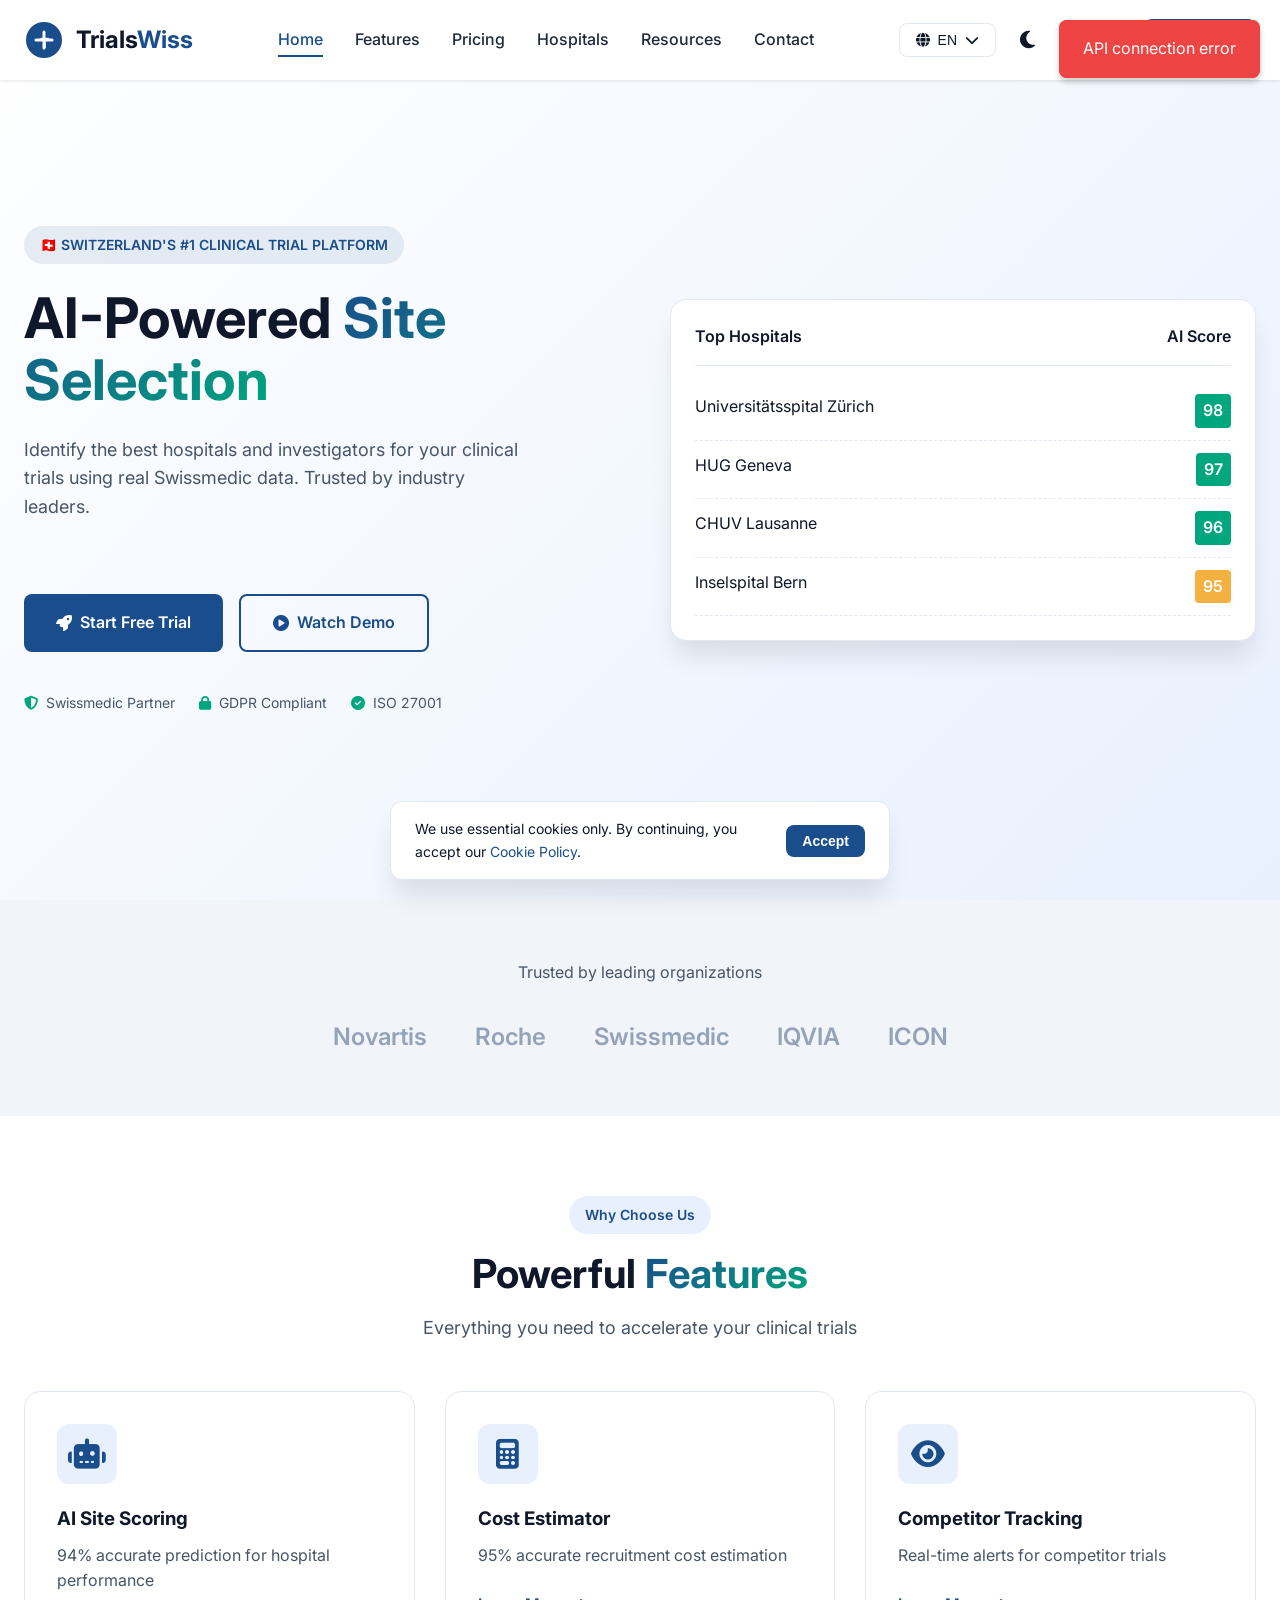
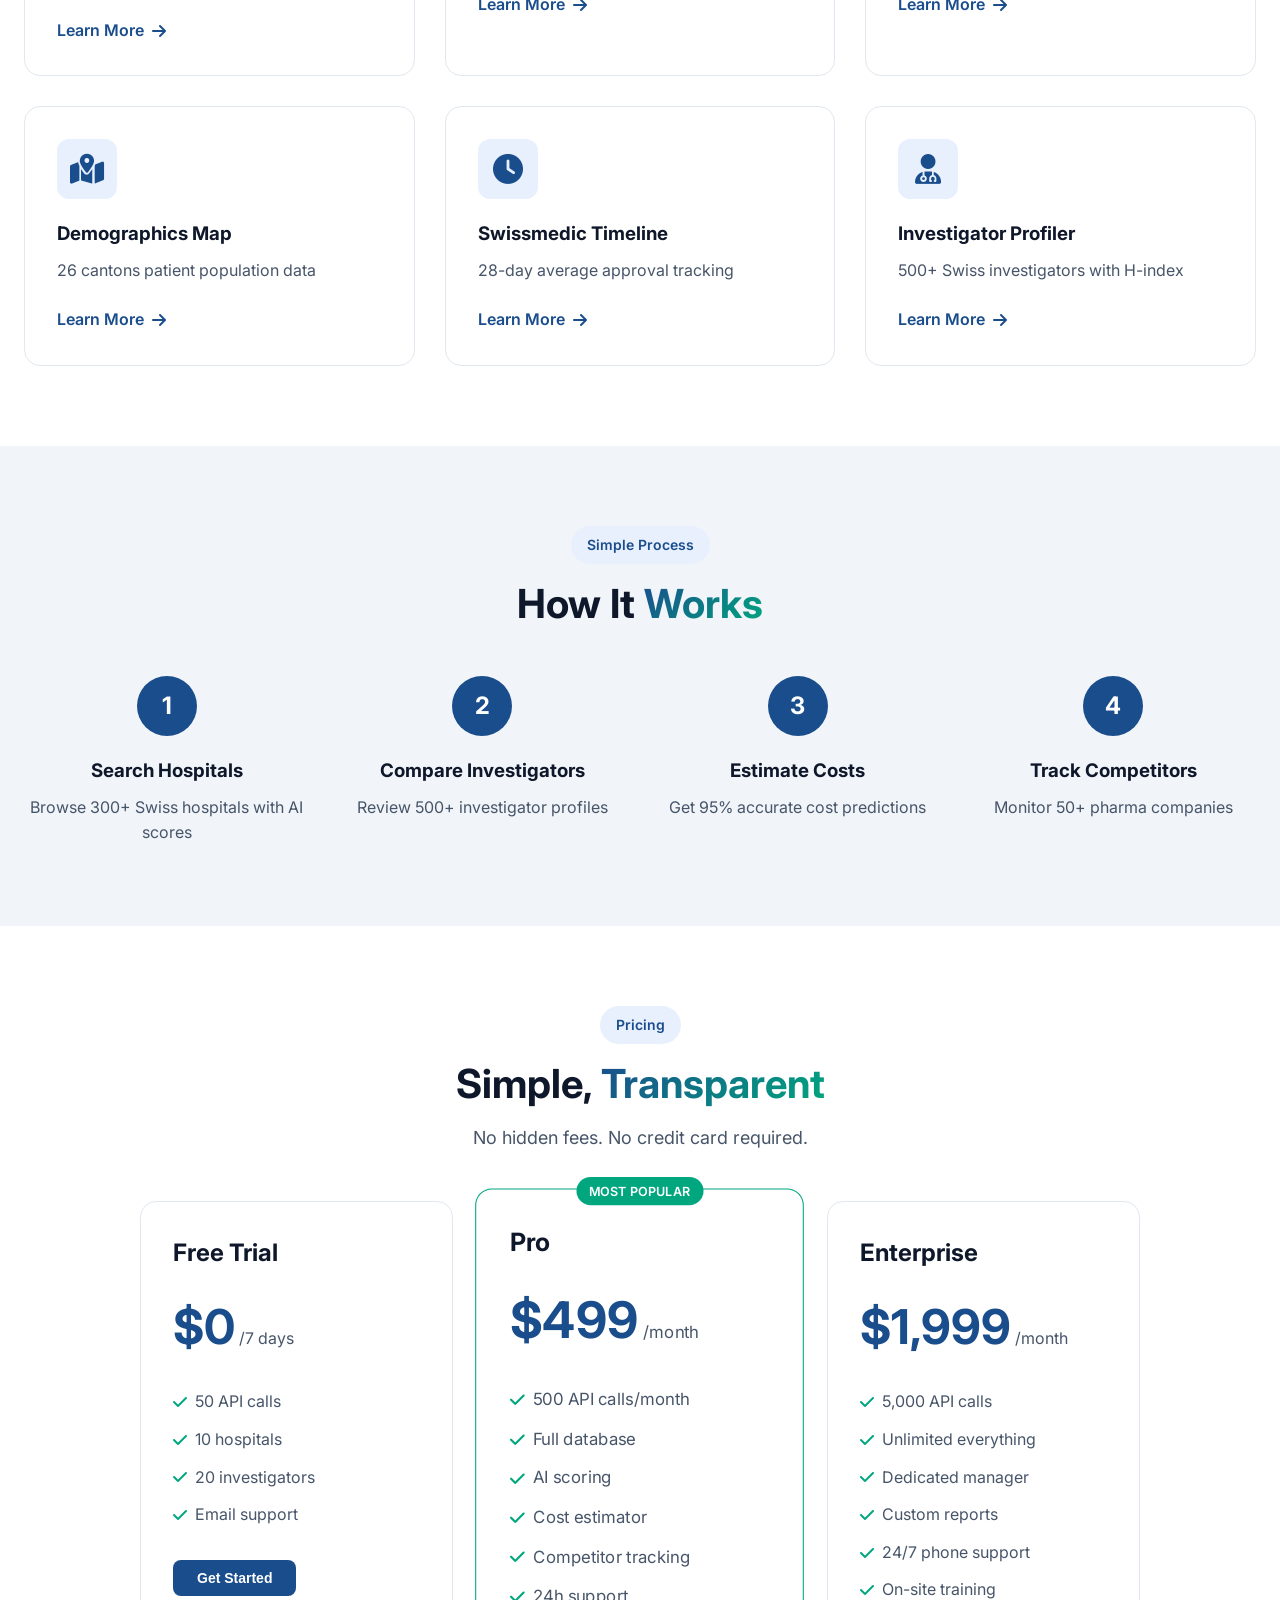
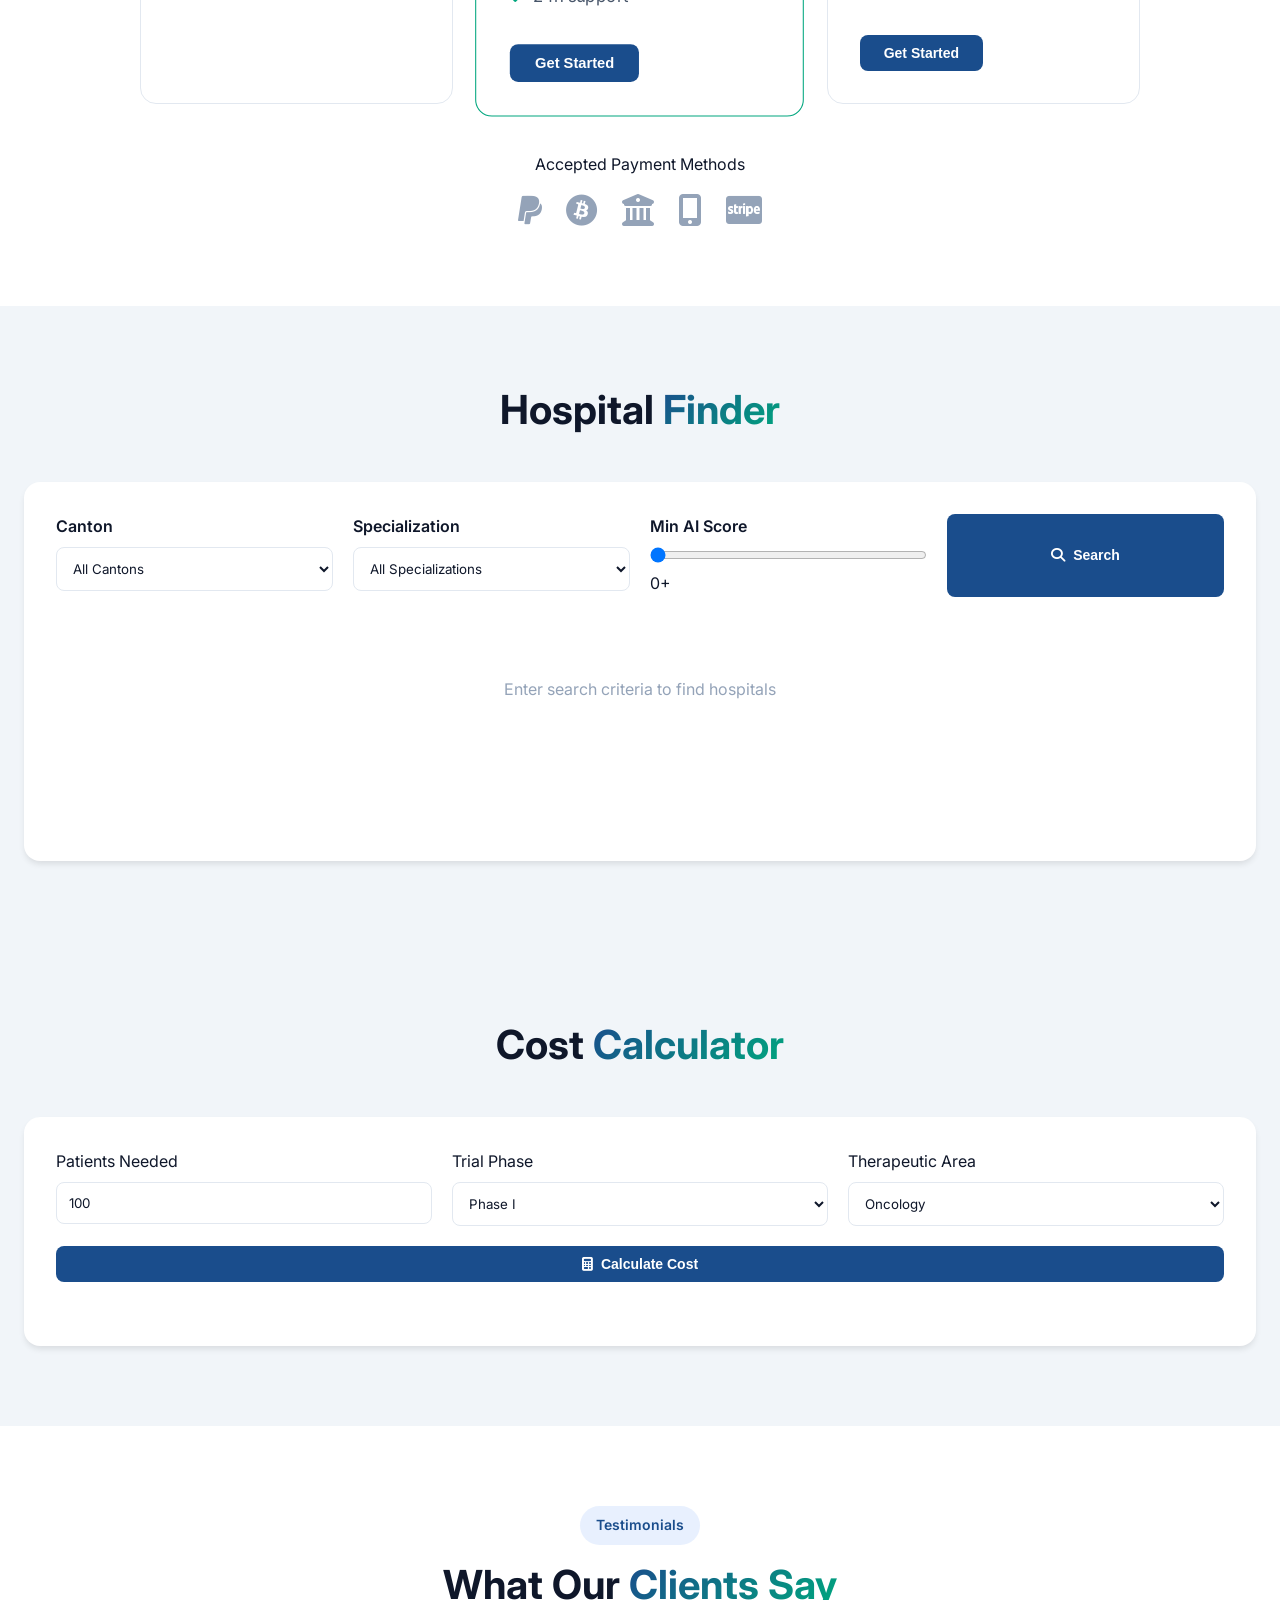
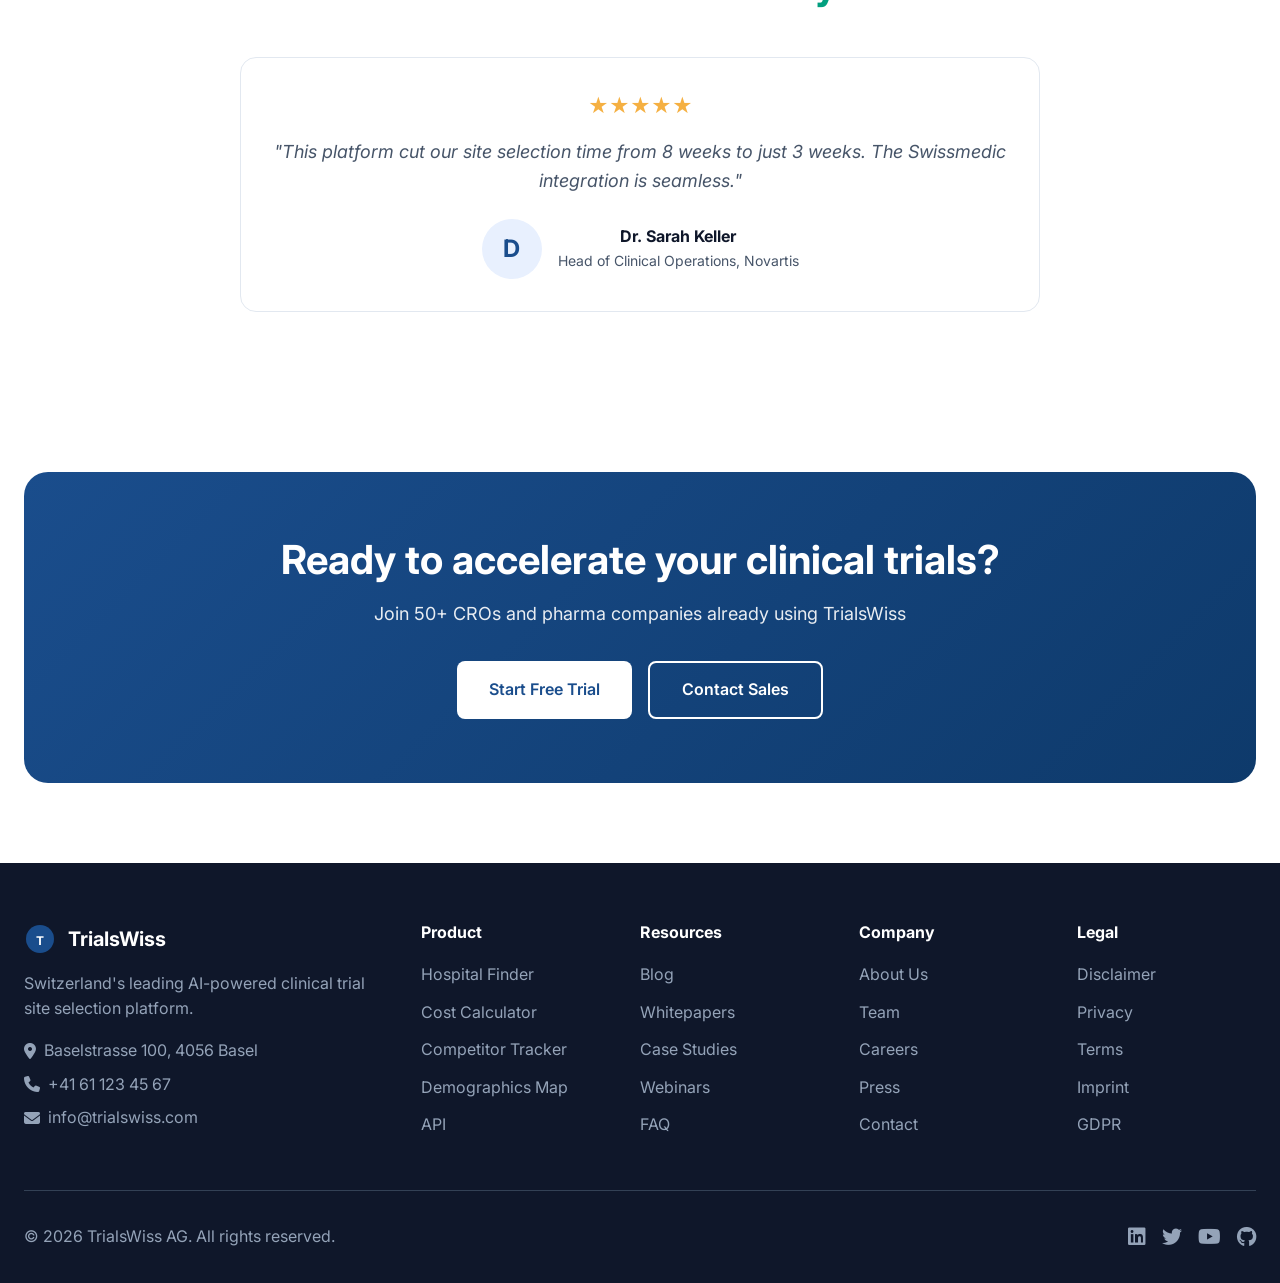
<file: docs/index.html>
<!DOCTYPE html>
<html lang="en">
<head>
    <meta charset="UTF-8">
    <meta name="viewport" content="width=device-width, initial-scale=1.0">
    <title>TrialsWiss - AI Clinical Trial Intelligence</title>
    <meta name="description" content="Switzerland's most advanced AI-powered clinical trial site selection platform. Trusted by Novartis, Roche & 50+ CROs.">
    <meta name="keywords" content="clinical trials Switzerland, Swissmedic, CRO, hospital finder, investigator profiler">
    <meta name="author" content="TrialsWiss AG">
    <link rel="canonical" href="https://trialswiss.com">
    <link rel="icon" type="image/x-icon" href="data:image/svg+xml,<svg xmlns='http://www.w3.org/2000/svg' viewBox='0 0 100 100'><circle cx='50' cy='50' r='45' fill='%231a4d8c'/><text x='50' y='70' font-size='50' text-anchor='middle' fill='white' font-weight='bold'>T</text></svg>">
    
    <!-- Open Graph / Social Media -->
    <meta property="og:title" content="TrialsWiss - AI Clinical Trial Intelligence">
    <meta property="og:description" content="65% faster site selection with Swissmedic-verified data">
    <meta property="og:image" content="https://trialswiss.com/og-image.jpg">
    <meta property="og:url" content="https://trialswiss.com">
    <meta name="twitter:card" content="summary_large_image">
    
    <!-- Fonts & Icons -->
    <link rel="preconnect" href="https://fonts.googleapis.com">
    <link rel="preconnect" href="https://fonts.gstatic.com" crossorigin>
    <link href="https://fonts.googleapis.com/css2?family=Inter:opsz,wght@14..32,400;14..32,500;14..32,600;14..32,700;14..32,800&display=swap" rel="stylesheet">
    <link rel="stylesheet" href="https://cdnjs.cloudflare.com/ajax/libs/font-awesome/6.7.2/css/all.min.css">
    
    <!-- Custom CSS -->
    <link rel="stylesheet" href="css/style.css">
</head>
<body>
    <!-- Loading Animation -->
    <div class="loader" id="loader">
        <div class="spinner"></div>
    </div>

    <!-- Header / Navigation -->
    <header class="header" id="header">
        <div class="container">
            <div class="header-content">
                <div class="logo">
                    <svg width="40" height="40" viewBox="0 0 40 40" fill="none">
                        <circle cx="20" cy="20" r="18" fill="#1a4d8c"/>
                        <path d="M12 20H28M20 12V28" stroke="white" stroke-width="3" stroke-linecap="round"/>
                        <text x="20" y="28" font-size="14" fill="white" text-anchor="middle" font-weight="bold">T</text>
                    </svg>
                    <span class="logo-text">Trials<span class="logo-highlight">Wiss</span></span>
                </div>
                
                <nav class="nav-menu" id="navMenu">
                    <ul>
                        <li><a href="#home" class="active">Home</a></li>
                        <li><a href="#features">Features</a></li>
                        <li><a href="#pricing">Pricing</a></li>
                        <li><a href="#hospitals">Hospitals</a></li>
                        <li><a href="#resources">Resources</a></li>
                        <li><a href="#contact">Contact</a></li>
                    </ul>
                </nav>
                
                <div class="header-actions">
                    <div class="language-selector">
                        <button class="lang-btn" id="langBtn">
                            <i class="fas fa-globe"></i> EN <i class="fas fa-chevron-down"></i>
                        </button>
                        <ul class="lang-dropdown" id="langDropdown">
                            <li><a href="#" data-lang="en">🇬🇧 English</a></li>
                            <li><a href="#" data-lang="de">🇩🇪 Deutsch</a></li>
                            <li><a href="#" data-lang="fr">🇫🇷 Français</a></li>
                            <li><a href="#" data-lang="it">🇮🇹 Italiano</a></li>
                            <li><a href="#" data-lang="es">🇪🇸 Español</a></li>
                        </ul>
                    </div>
                    
                    <button class="theme-toggle" id="themeToggle">
                        <i class="fas fa-moon"></i>
                    </button>
                    
                    <a href="#" class="btn-login" id="loginBtn">Login</a>
                    <a href="#" class="btn-primary" id="signupBtn">Free Trial</a>
                    
                    <button class="mobile-menu-btn" id="mobileMenuBtn">
                        <i class="fas fa-bars"></i>
                    </button>
                </div>
            </div>
        </div>
    </header>

    <!-- Hero Section -->
    <section id="home" class="hero">
        <div class="container">
            <div class="hero-grid">
                <div class="hero-content">
                    <span class="hero-badge">🇨🇭 SWITZERLAND'S #1 CLINICAL TRIAL PLATFORM</span>
                    <h1 class="hero-title">AI-Powered <span class="gradient-text">Site Selection</span></h1>
                    <p class="hero-description">Identify the best hospitals and investigators for your clinical trials using real Swissmedic data. Trusted by industry leaders.</p>
                    
                    <div class="hero-stats" id="heroStats"></div>
                    
                    <div class="hero-cta">
                        <a href="#" class="btn-primary btn-large">
                            <i class="fas fa-rocket"></i> Start Free Trial
                        </a>
                        <a href="#" class="btn-secondary btn-large">
                            <i class="fas fa-play-circle"></i> Watch Demo
                        </a>
                    </div>
                    
                    <div class="hero-trust">
                        <div class="trust-item">
                            <i class="fas fa-shield-alt"></i>
                            <span>Swissmedic Partner</span>
                        </div>
                        <div class="trust-item">
                            <i class="fas fa-lock"></i>
                            <span>GDPR Compliant</span>
                        </div>
                        <div class="trust-item">
                            <i class="fas fa-check-circle"></i>
                            <span>ISO 27001</span>
                        </div>
                    </div>
                </div>
                
                <div class="hero-visual">
                    <div class="hero-card">
                        <div class="card-header">
                            <span>Top Hospitals</span>
                            <span>AI Score</span>
                        </div>
                        <div class="card-item">
                            <span>Universitätsspital Zürich</span>
                            <span class="score-high">98</span>
                        </div>
                        <div class="card-item">
                            <span>HUG Geneva</span>
                            <span class="score-high">97</span>
                        </div>
                        <div class="card-item">
                            <span>CHUV Lausanne</span>
                            <span class="score-high">96</span>
                        </div>
                        <div class="card-item">
                            <span>Inselspital Bern</span>
                            <span class="score-medium">95</span>
                        </div>
                    </div>
                </div>
            </div>
        </div>
    </section>

    <!-- Trusted By Section -->
    <section class="trusted-by">
        <div class="container">
            <p>Trusted by leading organizations</p>
            <div class="trusted-logos" id="clientLogos"></div>
        </div>
    </section>

    <!-- Features Section -->
    <section id="features" class="features">
        <div class="container">
            <div class="section-header">
                <span class="section-badge">Why Choose Us</span>
                <h2 class="section-title">Powerful <span class="gradient-text">Features</span></h2>
                <p class="section-subtitle">Everything you need to accelerate your clinical trials</p>
            </div>
            
            <div class="features-grid" id="featuresGrid"></div>
        </div>
    </section>

    <!-- How It Works -->
    <section class="how-it-works">
        <div class="container">
            <div class="section-header">
                <span class="section-badge">Simple Process</span>
                <h2 class="section-title">How It <span class="gradient-text">Works</span></h2>
            </div>
            
            <div class="steps">
                <div class="step">
                    <div class="step-number">1</div>
                    <h3>Search Hospitals</h3>
                    <p>Browse 300+ Swiss hospitals with AI scores</p>
                </div>
                <div class="step">
                    <div class="step-number">2</div>
                    <h3>Compare Investigators</h3>
                    <p>Review 500+ investigator profiles</p>
                </div>
                <div class="step">
                    <div class="step-number">3</div>
                    <h3>Estimate Costs</h3>
                    <p>Get 95% accurate cost predictions</p>
                </div>
                <div class="step">
                    <div class="step-number">4</div>
                    <h3>Track Competitors</h3>
                    <p>Monitor 50+ pharma companies</p>
                </div>
            </div>
        </div>
    </section>

    <!-- Pricing Section -->
    <section id="pricing" class="pricing">
        <div class="container">
            <div class="section-header">
                <span class="section-badge">Pricing</span>
                <h2 class="section-title">Simple, <span class="gradient-text">Transparent</span></h2>
                <p class="section-subtitle">No hidden fees. No credit card required.</p>
            </div>
            
            <div class="pricing-grid" id="pricingGrid"></div>
            
            <div class="payment-methods">
                <p>Accepted Payment Methods</p>
                <div class="payment-icons">
                    <i class="fab fa-paypal"></i>
                    <i class="fab fa-bitcoin"></i>
                    <i class="fas fa-university"></i>
                    <i class="fas fa-mobile-alt"></i>
                    <i class="fab fa-cc-stripe"></i>
                </div>
            </div>
        </div>
    </section>

    <!-- Hospital Finder Tool -->
    <section id="hospitals" class="tool-section">
        <div class="container">
            <div class="section-header">
                <h2 class="section-title">Hospital <span class="gradient-text">Finder</span></h2>
            </div>
            
            <div class="tool-card">
                <div class="search-filters">
                    <div class="filter-group">
                        <label for="canton">Canton</label>
                        <select id="canton" class="filter-select">
                            <option value="">All Cantons</option>
                        </select>
                    </div>
                    
                    <div class="filter-group">
                        <label for="specialization">Specialization</label>
                        <select id="specialization" class="filter-select">
                            <option value="">All Specializations</option>
                        </select>
                    </div>
                    
                    <div class="filter-group">
                        <label for="minScore">Min AI Score</label>
                        <input type="range" id="minScore" min="0" max="100" value="0" class="score-slider">
                        <span id="scoreValue">0+</span>
                    </div>
                    
                    <button class="btn-primary search-btn" onclick="searchHospitals()">
                        <i class="fas fa-search"></i> Search
                    </button>
                </div>
                
                <div class="results-container" id="hospitalResults">
                    <div class="loading-placeholder">Enter search criteria to find hospitals</div>
                </div>
            </div>
        </div>
    </section>

    <!-- Cost Calculator Tool -->
    <section class="tool-section">
        <div class="container">
            <div class="section-header">
                <h2 class="section-title">Cost <span class="gradient-text">Calculator</span></h2>
            </div>
            
            <div class="tool-card">
                <div class="calculator-form">
                    <div class="form-row">
                        <div class="form-group">
                            <label>Patients Needed</label>
                            <input type="number" id="patients" class="form-input" min="1" value="100">
                        </div>
                        
                        <div class="form-group">
                            <label>Trial Phase</label>
                            <select id="phase" class="form-select">
                                <option>Phase I</option>
                                <option>Phase II</option>
                                <option>Phase III</option>
                            </select>
                        </div>
                        
                        <div class="form-group">
                            <label>Therapeutic Area</label>
                            <select id="therapeuticArea" class="form-select">
                                <option>Oncology</option>
                                <option>Cardiology</option>
                                <option>Neurology</option>
                                <option>Immunology</option>
                                <option>Rare Diseases</option>
                            </select>
                        </div>
                    </div>
                    
                    <button class="btn-primary calculate-btn" onclick="calculateCost()">
                        <i class="fas fa-calculator"></i> Calculate Cost
                    </button>
                </div>
                
                <div class="result-container" id="costResult"></div>
            </div>
        </div>
    </section>

    <!-- Testimonials -->
    <section class="testimonials">
        <div class="container">
            <div class="section-header">
                <span class="section-badge">Testimonials</span>
                <h2 class="section-title">What Our <span class="gradient-text">Clients Say</span></h2>
            </div>
            
            <div class="testimonials-slider" id="testimonialsSlider"></div>
        </div>
    </section>

    <!-- CTA Section -->
    <section class="cta-section">
        <div class="container">
            <div class="cta-card">
                <h2>Ready to accelerate your clinical trials?</h2>
                <p>Join 50+ CROs and pharma companies already using TrialsWiss</p>
                <div class="cta-buttons">
                    <a href="#" class="btn-primary btn-large">Start Free Trial</a>
                    <a href="#" class="btn-secondary btn-large">Contact Sales</a>
                </div>
            </div>
        </div>
    </section>

    <!-- Footer -->
    <footer class="footer">
        <div class="container">
            <div class="footer-grid">
                <div class="footer-col">
                    <div class="footer-logo">
                        <svg width="32" height="32" viewBox="0 0 32 32" fill="none">
                            <circle cx="16" cy="16" r="14" fill="#1a4d8c"/>
                            <text x="16" y="22" font-size="12" fill="white" text-anchor="middle" font-weight="bold">T</text>
                        </svg>
                        <span>TrialsWiss</span>
                    </div>
                    <p>Switzerland's leading AI-powered clinical trial site selection platform.</p>
                    <div class="footer-contact">
                        <p><i class="fas fa-map-marker-alt"></i> Baselstrasse 100, 4056 Basel</p>
                        <p><i class="fas fa-phone"></i> +41 61 123 45 67</p>
                        <p><i class="fas fa-envelope"></i> info@trialswiss.com</p>
                    </div>
                </div>
                
                <div class="footer-col">
                    <h4>Product</h4>
                    <ul>
                        <li><a href="#">Hospital Finder</a></li>
                        <li><a href="#">Cost Calculator</a></li>
                        <li><a href="#">Competitor Tracker</a></li>
                        <li><a href="#">Demographics Map</a></li>
                        <li><a href="#">API</a></li>
                    </ul>
                </div>
                
                <div class="footer-col">
                    <h4>Resources</h4>
                    <ul>
                        <li><a href="#">Blog</a></li>
                        <li><a href="#">Whitepapers</a></li>
                        <li><a href="#">Case Studies</a></li>
                        <li><a href="#">Webinars</a></li>
                        <li><a href="#">FAQ</a></li>
                    </ul>
                </div>
                
                <div class="footer-col">
                    <h4>Company</h4>
                    <ul>
                        <li><a href="#">About Us</a></li>
                        <li><a href="#">Team</a></li>
                        <li><a href="#">Careers</a></li>
                        <li><a href="#">Press</a></li>
                        <li><a href="#">Contact</a></li>
                    </ul>
                </div>
                
                <div class="footer-col">
                    <h4>Legal</h4>
                    <ul>
                        <li><a href="#">Disclaimer</a></li>
                        <li><a href="#">Privacy</a></li>
                        <li><a href="#">Terms</a></li>
                        <li><a href="#">Imprint</a></li>
                        <li><a href="#">GDPR</a></li>
                    </ul>
                </div>
            </div>
            
            <div class="footer-bottom">
                <p>© 2026 TrialsWiss AG. All rights reserved.</p>
                <div class="social-links">
                    <a href="#"><i class="fab fa-linkedin"></i></a>
                    <a href="#"><i class="fab fa-twitter"></i></a>
                    <a href="#"><i class="fab fa-youtube"></i></a>
                    <a href="#"><i class="fab fa-github"></i></a>
                </div>
            </div>
        </div>
    </footer>

    <!-- Login Modal -->
    <div class="modal" id="loginModal">
        <div class="modal-content">
            <button class="modal-close">&times;</button>
            <h2>Welcome Back</h2>
            <form id="loginForm">
                <div class="form-group">
                    <label>Email</label>
                    <input type="email" id="loginEmail" class="form-input" required>
                </div>
                <div class="form-group">
                    <label>API Key</label>
                    <input type="password" id="loginKey" class="form-input" required>
                </div>
                <button type="submit" class="btn-primary modal-btn">Login</button>
            </form>
            <p class="modal-footer">Don't have an account? <a href="#" id="switchToSignup">Sign up</a></p>
        </div>
    </div>

    <!-- Signup Modal -->
    <div class="modal" id="signupModal">
        <div class="modal-content">
            <button class="modal-close">&times;</button>
            <h2>Start Free Trial</h2>
            <form id="signupForm">
                <div class="form-group">
                    <label>Full Name</label>
                    <input type="text" id="signupName" class="form-input" required>
                </div>
                <div class="form-group">
                    <label>Work Email</label>
                    <input type="email" id="signupEmail" class="form-input" required>
                </div>
                <div class="form-group">
                    <label>Company</label>
                    <input type="text" id="signupCompany" class="form-input" required>
                </div>
                <div class="form-group checkbox">
                    <input type="checkbox" id="agreeTerms" required>
                    <label>I agree to the <a href="#">Terms</a> and <a href="#">Privacy Policy</a></label>
                </div>
                <button type="submit" class="btn-primary modal-btn">Create Account</button>
            </form>
            <p class="modal-footer">Already have an account? <a href="#" id="switchToLogin">Login</a></p>
        </div>
    </div>

    <!-- Cookie Consent -->
    <div class="cookie-consent" id="cookieConsent">
        <p>We use essential cookies only. By continuing, you accept our <a href="#">Cookie Policy</a>.</p>
        <button class="btn-primary cookie-btn" onclick="acceptCookies()">Accept</button>
    </div>

    <!-- Back to Top Button -->
    <button class="back-to-top" id="backToTop">
        <i class="fas fa-arrow-up"></i>
    </button>

    <!-- JavaScript -->
    <script src="js/script.js"></script>
</body>
</html>
</file>
<file: docs/css/style.css>
/* ===== RESET & VARIABLES ===== */
:root {
    --primary: #1a4d8c;
    --primary-dark: #0e3a6b;
    --primary-light: #e8f0fe;
    --secondary: #00a67e;
    --secondary-dark: #008c68;
    --accent: #f5b042;
    --dark: #0f172a;
    --gray-800: #1e293b;
    --gray-600: #475569;
    --gray-400: #94a3b8;
    --gray-200: #e2e8f0;
    --gray-100: #f1f5f9;
    --white: #ffffff;
    --shadow-sm: 0 1px 3px rgba(0,0,0,0.1);
    --shadow-md: 0 4px 6px -1px rgba(0,0,0,0.1);
    --shadow-lg: 0 10px 15px -3px rgba(0,0,0,0.1);
    --shadow-xl: 0 20px 25px -5px rgba(0,0,0,0.1);
    --border-radius: 12px;
    --transition: all 0.3s ease;
}

* {
    margin: 0;
    padding: 0;
    box-sizing: border-box;
}

html {
    scroll-behavior: smooth;
}

body {
    font-family: 'Inter', sans-serif;
    color: var(--dark);
    line-height: 1.6;
    background: var(--white);
    transition: var(--transition);
}

body.dark {
    --dark: #f1f5f9;
    --gray-800: #e2e8f0;
    --gray-600: #cbd5e1;
    --gray-400: #94a3b8;
    --gray-200: #334155;
    --gray-100: #1e293b;
    --white: #0f172a;
    background: var(--white);
}

.container {
    max-width: 1280px;
    margin: 0 auto;
    padding: 0 24px;
}

/* ===== TYPOGRAPHY ===== */
h1, h2, h3, h4 {
    font-weight: 700;
    line-height: 1.2;
}

.gradient-text {
    background: linear-gradient(135deg, var(--primary), var(--secondary));
    -webkit-background-clip: text;
    -webkit-text-fill-color: transparent;
    background-clip: text;
}

.section-header {
    text-align: center;
    margin-bottom: 48px;
}

.section-badge {
    display: inline-block;
    background: var(--primary-light);
    color: var(--primary);
    padding: 8px 16px;
    border-radius: 100px;
    font-size: 14px;
    font-weight: 600;
    margin-bottom: 16px;
}

.section-title {
    font-size: 40px;
    margin-bottom: 16px;
}

.section-subtitle {
    color: var(--gray-600);
    font-size: 18px;
    max-width: 600px;
    margin: 0 auto;
}

/* ===== LOADER ===== */
.loader {
    position: fixed;
    top: 0;
    left: 0;
    width: 100%;
    height: 100%;
    background: var(--white);
    display: flex;
    justify-content: center;
    align-items: center;
    z-index: 9999;
    transition: opacity 0.5s ease;
}

.loader.fade-out {
    opacity: 0;
    pointer-events: none;
}

.spinner {
    width: 50px;
    height: 50px;
    border: 3px solid var(--gray-200);
    border-top-color: var(--primary);
    border-radius: 50%;
    animation: spin 1s linear infinite;
}

@keyframes spin {
    to { transform: rotate(360deg); }
}

/* ===== HEADER ===== */
.header {
    position: fixed;
    top: 0;
    left: 0;
    width: 100%;
    background: var(--white);
    box-shadow: var(--shadow-sm);
    z-index: 1000;
    transition: var(--transition);
}

.header.scrolled {
    box-shadow: var(--shadow-md);
}

.header-content {
    display: flex;
    align-items: center;
    justify-content: space-between;
    height: 80px;
}

.logo {
    display: flex;
    align-items: center;
    gap: 12px;
}

.logo svg {
    width: 40px;
    height: 40px;
}

.logo-text {
    font-size: 24px;
    font-weight: 700;
    color: var(--dark);
}

.logo-highlight {
    color: var(--primary);
}

/* Navigation */
.nav-menu {
    flex: 1;
    display: flex;
    justify-content: center;
}

.nav-menu ul {
    display: flex;
    gap: 32px;
    list-style: none;
}

.nav-menu a {
    text-decoration: none;
    color: var(--gray-800);
    font-weight: 500;
    transition: var(--transition);
    position: relative;
    padding: 8px 0;
}

.nav-menu a::after {
    content: '';
    position: absolute;
    bottom: 0;
    left: 0;
    width: 0;
    height: 2px;
    background: var(--primary);
    transition: var(--transition);
}

.nav-menu a:hover::after,
.nav-menu a.active::after {
    width: 100%;
}

.nav-menu a:hover,
.nav-menu a.active {
    color: var(--primary);
}

/* Header Actions */
.header-actions {
    display: flex;
    align-items: center;
    gap: 16px;
}

.language-selector {
    position: relative;
}

.lang-btn {
    background: none;
    border: 1px solid var(--gray-200);
    padding: 8px 16px;
    border-radius: 8px;
    cursor: pointer;
    display: flex;
    align-items: center;
    gap: 8px;
    color: var(--dark);
    transition: var(--transition);
    font-size: 14px;
}

.lang-btn:hover {
    background: var(--gray-100);
}

.lang-dropdown {
    position: absolute;
    top: 100%;
    right: 0;
    background: var(--white);
    border: 1px solid var(--gray-200);
    border-radius: 8px;
    padding: 8px 0;
    min-width: 150px;
    display: none;
    z-index: 1001;
    box-shadow: var(--shadow-lg);
}

.lang-dropdown.show {
    display: block;
}

.lang-dropdown a {
    display: block;
    padding: 8px 16px;
    text-decoration: none;
    color: var(--dark);
    transition: var(--transition);
    font-size: 14px;
}

.lang-dropdown a:hover {
    background: var(--gray-100);
}

.theme-toggle {
    background: none;
    border: none;
    font-size: 20px;
    cursor: pointer;
    color: var(--dark);
    padding: 8px;
    border-radius: 50%;
    transition: var(--transition);
    display: flex;
    align-items: center;
    justify-content: center;
}

.theme-toggle:hover {
    background: var(--gray-100);
}

.btn-login {
    text-decoration: none;
    color: var(--dark);
    font-weight: 500;
    padding: 8px 16px;
    border-radius: 8px;
    transition: var(--transition);
    font-size: 14px;
}

.btn-login:hover {
    background: var(--gray-100);
}

.btn-primary {
    background: var(--primary);
    color: white;
    text-decoration: none;
    padding: 10px 24px;
    border-radius: 8px;
    font-weight: 600;
    transition: var(--transition);
    border: none;
    cursor: pointer;
    display: inline-flex;
    align-items: center;
    gap: 8px;
    font-size: 14px;
}

.btn-primary:hover {
    background: var(--primary-dark);
    transform: translateY(-2px);
    box-shadow: var(--shadow-lg);
}

.btn-secondary {
    background: transparent;
    color: var(--primary);
    text-decoration: none;
    padding: 10px 24px;
    border-radius: 8px;
    font-weight: 600;
    transition: var(--transition);
    border: 2px solid var(--primary);
    display: inline-flex;
    align-items: center;
    gap: 8px;
    font-size: 14px;
}

.btn-secondary:hover {
    background: var(--primary-light);
    transform: translateY(-2px);
}

.btn-large {
    padding: 14px 32px;
    font-size: 16px;
}

.mobile-menu-btn {
    display: none;
    background: none;
    border: none;
    font-size: 24px;
    cursor: pointer;
    color: var(--dark);
    padding: 8px;
    border-radius: 50%;
    transition: var(--transition);
}

.mobile-menu-btn:hover {
    background: var(--gray-100);
}

/* ===== HERO SECTION ===== */
.hero {
    padding: 120px 0 80px;
    background: linear-gradient(135deg, var(--white) 0%, var(--primary-light) 100%);
    min-height: 100vh;
    display: flex;
    align-items: center;
}

.hero-grid {
    display: grid;
    grid-template-columns: 1fr 1fr;
    gap: 60px;
    align-items: center;
}

.hero-badge {
    display: inline-block;
    background: rgba(26, 77, 140, 0.1);
    color: var(--primary);
    padding: 8px 16px;
    border-radius: 100px;
    font-size: 14px;
    font-weight: 600;
    margin-bottom: 24px;
}

.hero-title {
    font-size: 56px;
    line-height: 1.1;
    margin-bottom: 24px;
}

.hero-description {
    font-size: 18px;
    color: var(--gray-600);
    margin-bottom: 32px;
    max-width: 500px;
}

.hero-stats {
    display: flex;
    gap: 40px;
    margin-bottom: 40px;
}

.stat-item {
    text-align: center;
}

.stat-number {
    font-size: 32px;
    font-weight: 700;
    color: var(--primary);
    display: block;
}

.stat-label {
    color: var(--gray-600);
    font-size: 14px;
}

.hero-cta {
    display: flex;
    gap: 16px;
    margin-bottom: 40px;
    flex-wrap: wrap;
}

.hero-trust {
    display: flex;
    gap: 24px;
    flex-wrap: wrap;
}

.trust-item {
    display: flex;
    align-items: center;
    gap: 8px;
    color: var(--gray-600);
    font-size: 14px;
}

.trust-item i {
    color: var(--secondary);
}

.hero-visual {
    position: relative;
}

.hero-card {
    background: var(--white);
    border-radius: 16px;
    padding: 24px;
    box-shadow: var(--shadow-xl);
    border: 1px solid var(--gray-200);
}

.card-header {
    display: flex;
    justify-content: space-between;
    padding-bottom: 16px;
    border-bottom: 1px solid var(--gray-200);
    font-weight: 600;
    margin-bottom: 16px;
}

.card-item {
    display: flex;
    justify-content: space-between;
    padding: 12px 0;
    border-bottom: 1px dashed var(--gray-200);
}

.score-high {
    background: var(--secondary);
    color: white;
    padding: 4px 8px;
    border-radius: 4px;
    font-weight: 600;
}

.score-medium {
    background: var(--accent);
    color: white;
    padding: 4px 8px;
    border-radius: 4px;
    font-weight: 600;
}

/* ===== TRUSTED BY ===== */
.trusted-by {
    padding: 60px 0;
    background: var(--gray-100);
}

.trusted-by p {
    text-align: center;
    color: var(--gray-600);
    margin-bottom: 32px;
}

.trusted-logos {
    display: flex;
    justify-content: center;
    align-items: center;
    gap: 48px;
    flex-wrap: wrap;
}

.logo-item {
    font-size: 24px;
    font-weight: 600;
    color: var(--gray-400);
    transition: var(--transition);
}

.logo-item:hover {
    color: var(--primary);
}

/* ===== FEATURES ===== */
.features {
    padding: 80px 0;
}

.features-grid {
    display: grid;
    grid-template-columns: repeat(3, 1fr);
    gap: 30px;
}

.feature-card {
    background: var(--white);
    border: 1px solid var(--gray-200);
    border-radius: 16px;
    padding: 32px;
    transition: var(--transition);
}

.feature-card:hover {
    transform: translateY(-5px);
    box-shadow: var(--shadow-lg);
    border-color: var(--primary);
}

.feature-icon {
    width: 60px;
    height: 60px;
    background: var(--primary-light);
    border-radius: 12px;
    display: flex;
    align-items: center;
    justify-content: center;
    margin-bottom: 24px;
}

.feature-icon i {
    font-size: 30px;
    color: var(--primary);
}

.feature-card h3 {
    margin-bottom: 12px;
}

.feature-card p {
    color: var(--gray-600);
    margin-bottom: 24px;
}

.feature-link {
    color: var(--primary);
    text-decoration: none;
    font-weight: 600;
    display: inline-flex;
    align-items: center;
    gap: 8px;
}

/* ===== HOW IT WORKS ===== */
.how-it-works {
    padding: 80px 0;
    background: var(--gray-100);
}

.steps {
    display: grid;
    grid-template-columns: repeat(4, 1fr);
    gap: 30px;
    margin-top: 48px;
}

.step {
    text-align: center;
}

.step-number {
    width: 60px;
    height: 60px;
    background: var(--primary);
    color: white;
    border-radius: 50%;
    display: flex;
    align-items: center;
    justify-content: center;
    font-size: 24px;
    font-weight: 700;
    margin: 0 auto 24px;
}

.step h3 {
    margin-bottom: 12px;
}

.step p {
    color: var(--gray-600);
}

/* ===== PRICING ===== */
.pricing {
    padding: 80px 0;
}

.pricing-grid {
    display: grid;
    grid-template-columns: repeat(3, 1fr);
    gap: 30px;
    max-width: 1000px;
    margin: 0 auto;
}

.pricing-card {
    background: var(--white);
    border: 1px solid var(--gray-200);
    border-radius: 16px;
    padding: 32px;
    position: relative;
    transition: var(--transition);
}

.pricing-card:hover {
    transform: translateY(-5px);
    box-shadow: var(--shadow-lg);
}

.pricing-card.popular {
    border-color: var(--secondary);
    transform: scale(1.05);
}

.popular-badge {
    position: absolute;
    top: -12px;
    left: 50%;
    transform: translateX(-50%);
    background: var(--secondary);
    color: white;
    padding: 4px 12px;
    border-radius: 20px;
    font-size: 12px;
    font-weight: 600;
}

.plan-name {
    font-size: 24px;
    font-weight: 700;
    margin-bottom: 16px;
}

.plan-price {
    margin-bottom: 24px;
}

.price {
    font-size: 48px;
    font-weight: 700;
    color: var(--primary);
}

.price-period {
    color: var(--gray-600);
}

.plan-features {
    list-style: none;
    margin-bottom: 32px;
}

.plan-features li {
    display: flex;
    align-items: center;
    gap: 8px;
    margin-bottom: 12px;
    color: var(--gray-600);
}

.plan-features i {
    color: var(--secondary);
}

.payment-methods {
    text-align: center;
    margin-top: 48px;
}

.payment-icons {
    display: flex;
    justify-content: center;
    gap: 24px;
    margin-top: 16px;
}

.payment-icons i {
    font-size: 32px;
    color: var(--gray-400);
    transition: var(--transition);
}

.payment-icons i:hover {
    color: var(--primary);
}

/* ===== TOOL SECTION ===== */
.tool-section {
    padding: 80px 0;
    background: var(--gray-100);
}

.tool-card {
    background: var(--white);
    border-radius: 16px;
    padding: 32px;
    box-shadow: var(--shadow-md);
}

.search-filters {
    display: grid;
    grid-template-columns: repeat(auto-fit, minmax(200px, 1fr));
    gap: 20px;
    margin-bottom: 32px;
}

.filter-group {
    display: flex;
    flex-direction: column;
    gap: 8px;
}

.filter-group label {
    font-weight: 600;
    color: var(--dark);
}

.filter-select {
    padding: 12px;
    border: 1px solid var(--gray-200);
    border-radius: 8px;
    font-family: inherit;
    background: var(--white);
    color: var(--dark);
}

.score-slider {
    width: 100%;
}

.search-btn {
    width: 100%;
    justify-content: center;
}

.calculator-form {
    margin-bottom: 32px;
}

.form-row {
    display: grid;
    grid-template-columns: repeat(auto-fit, minmax(200px, 1fr));
    gap: 20px;
    margin-bottom: 20px;
}

.form-group {
    display: flex;
    flex-direction: column;
    gap: 8px;
}

.form-input,
.form-select {
    padding: 12px;
    border: 1px solid var(--gray-200);
    border-radius: 8px;
    font-family: inherit;
    background: var(--white);
    color: var(--dark);
}

.calculate-btn {
    width: 100%;
    justify-content: center;
}

.results-container {
    min-height: 200px;
}

.loading-placeholder {
    text-align: center;
    padding: 48px;
    color: var(--gray-400);
}

.result-container {
    margin-top: 24px;
    padding: 24px;
    background: var(--gray-100);
    border-radius: 8px;
    display: none;
}

.result-container.show {
    display: block;
}

/* ===== TESTIMONIALS ===== */
.testimonials {
    padding: 80px 0;
}

.testimonials-slider {
    max-width: 800px;
    margin: 0 auto;
    position: relative;
}

.testimonial-card {
    background: var(--white);
    border: 1px solid var(--gray-200);
    border-radius: 16px;
    padding: 32px;
    text-align: center;
    display: none;
}

.testimonial-card.active {
    display: block;
}

.testimonial-rating {
    color: var(--accent);
    font-size: 20px;
    margin-bottom: 16px;
}

.testimonial-text {
    font-size: 18px;
    font-style: italic;
    margin-bottom: 24px;
    color: var(--gray-600);
}

.testimonial-author {
    display: flex;
    align-items: center;
    justify-content: center;
    gap: 16px;
}

.author-avatar {
    width: 60px;
    height: 60px;
    border-radius: 50%;
    background: var(--primary-light);
    display: flex;
    align-items: center;
    justify-content: center;
    color: var(--primary);
    font-size: 24px;
    font-weight: 700;
}

.author-info h4 {
    margin-bottom: 4px;
}

.author-info p {
    color: var(--gray-600);
    font-size: 14px;
}

/* ===== CTA SECTION ===== */
.cta-section {
    padding: 80px 0;
}

.cta-card {
    background: linear-gradient(135deg, var(--primary), var(--primary-dark));
    border-radius: 24px;
    padding: 64px;
    text-align: center;
    color: white;
}

.cta-card h2 {
    font-size: 40px;
    margin-bottom: 16px;
}

.cta-card p {
    font-size: 18px;
    margin-bottom: 32px;
    opacity: 0.9;
}

.cta-buttons {
    display: flex;
    gap: 16px;
    justify-content: center;
    flex-wrap: wrap;
}

.cta-card .btn-primary {
    background: white;
    color: var(--primary);
}

.cta-card .btn-secondary {
    border-color: white;
    color: white;
}

.cta-card .btn-secondary:hover {
    background: rgba(255, 255, 255, 0.1);
}

/* ===== FOOTER ===== */
.footer {
    background: var(--gray-900, #0f172a);
    color: white;
    padding: 60px 0 30px;
}

.footer-grid {
    display: grid;
    grid-template-columns: 2fr 1fr 1fr 1fr 1fr;
    gap: 40px;
    margin-bottom: 40px;
}

.footer-logo {
    display: flex;
    align-items: center;
    gap: 12px;
    font-size: 20px;
    font-weight: 700;
    margin-bottom: 16px;
}

.footer-logo svg {
    width: 32px;
    height: 32px;
}

.footer-col p {
    color: #94a3b8;
    margin-bottom: 16px;
}

.footer-contact p {
    display: flex;
    align-items: center;
    gap: 8px;
    margin-bottom: 8px;
}

.footer-col h4 {
    margin-bottom: 20px;
    color: white;
}

.footer-col ul {
    list-style: none;
}

.footer-col li {
    margin-bottom: 12px;
}

.footer-col a {
    color: #94a3b8;
    text-decoration: none;
    transition: var(--transition);
}

.footer-col a:hover {
    color: white;
}

.footer-bottom {
    display: flex;
    justify-content: space-between;
    align-items: center;
    padding-top: 30px;
    border-top: 1px solid #334155;
    color: #94a3b8;
}

.social-links {
    display: flex;
    gap: 16px;
}

.social-links a {
    color: #94a3b8;
    font-size: 20px;
    transition: var(--transition);
}

.social-links a:hover {
    color: white;
}

/* ===== MODAL ===== */
.modal {
    display: none;
    position: fixed;
    top: 0;
    left: 0;
    width: 100%;
    height: 100%;
    background: rgba(0, 0, 0, 0.5);
    z-index: 2000;
    align-items: center;
    justify-content: center;
}

.modal.show {
    display: flex;
}

.modal-content {
    background: var(--white);
    border-radius: 16px;
    padding: 40px;
    max-width: 400px;
    width: 90%;
    position: relative;
    animation: slideUp 0.3s ease;
}

@keyframes slideUp {
    from {
        transform: translateY(50px);
        opacity: 0;
    }
    to {
        transform: translateY(0);
        opacity: 1;
    }
}

.modal-close {
    position: absolute;
    top: 16px;
    right: 16px;
    background: none;
    border: none;
    font-size: 24px;
    cursor: pointer;
    color: var(--gray-600);
}

.modal h2 {
    margin-bottom: 24px;
    text-align: center;
}

.modal-btn {
    width: 100%;
    justify-content: center;
    margin-top: 16px;
}

.modal-footer {
    text-align: center;
    margin-top: 24px;
    color: var(--gray-600);
}

.modal-footer a {
    color: var(--primary);
    text-decoration: none;
}

.checkbox {
    flex-direction: row;
    align-items: center;
    gap: 8px;
}

.checkbox input {
    width: auto;
}

/* ===== COOKIE CONSENT ===== */
.cookie-consent {
    position: fixed;
    bottom: 20px;
    left: 20px;
    right: 20px;
    background: var(--white);
    border: 1px solid var(--gray-200);
    border-radius: 12px;
    padding: 16px 24px;
    display: flex;
    align-items: center;
    justify-content: space-between;
    gap: 16px;
    box-shadow: var(--shadow-xl);
    z-index: 1500;
    max-width: 500px;
    margin: 0 auto;
    display: none;
}

.cookie-consent.show {
    display: flex;
}

.cookie-consent p {
    color: var(--dark);
    font-size: 14px;
}

.cookie-consent a {
    color: var(--primary);
    text-decoration: none;
}

.cookie-btn {
    padding: 8px 16px;
    font-size: 14px;
}

/* ===== BACK TO TOP ===== */
.back-to-top {
    position: fixed;
    bottom: 80px;
    right: 20px;
    width: 50px;
    height: 50px;
    background: var(--primary);
    color: white;
    border: none;
    border-radius: 50%;
    cursor: pointer;
    display: flex;
    align-items: center;
    justify-content: center;
    font-size: 20px;
    box-shadow: var(--shadow-lg);
    transition: var(--transition);
    opacity: 0;
    visibility: hidden;
    z-index: 999;
}

.back-to-top.show {
    opacity: 1;
    visibility: visible;
}

.back-to-top:hover {
    background: var(--primary-dark);
    transform: translateY(-5px);
}

/* ===== TABLES ===== */
.table-responsive {
    overflow-x: auto;
}

.data-table {
    width: 100%;
    border-collapse: collapse;
}

.data-table th {
    background: var(--primary-light);
    color: var(--primary);
    padding: 12px;
    text-align: left;
    font-weight: 600;
}

.data-table td {
    padding: 12px;
    border-bottom: 1px solid var(--gray-200);
}

.data-table tr:hover {
    background: var(--gray-100);
}

.score-badge {
    display: inline-block;
    padding: 4px 8px;
    border-radius: 4px;
    font-weight: 600;
    color: white;
}

.score-excellent {
    background: var(--secondary);
}

.score-good {
    background: var(--accent);
}

.score-average {
    background: var(--gray-400);
}

/* ===== RESPONSIVE DESIGN - मोबाइल फिक्स ===== */

/* टैबलेट साइज (768px से 1024px) */
@media (max-width: 1024px) {
    .hero-title {
        font-size: 48px;
    }
    
    .features-grid,
    .pricing-grid {
        grid-template-columns: repeat(2, 1fr);
    }
    
    .footer-grid {
        grid-template-columns: repeat(3, 1fr);
    }
    
    .steps {
        grid-template-columns: repeat(2, 1fr);
    }
}

/* मोबाइल साइज (768px से कम) */
@media (max-width: 768px) {
    .header-content {
        height: auto;
        padding: 15px 0;
        flex-wrap: wrap;
    }
    
    .logo {
        width: auto;
    }
    
    .mobile-menu-btn {
        display: block;
        order: 3;
    }
    
    .header-actions {
        order: 2;
        gap: 8px;
    }
    
    .language-selector {
        order: 1;
    }
    
    .btn-login, .btn-primary {
        padding: 8px 16px;
        font-size: 13px;
    }
    
    .nav-menu {
        display: none;
        position: fixed;
        top: 80px;
        left: 0;
        width: 100%;
        background: var(--white);
        box-shadow: var(--shadow-lg);
        z-index: 999;
        max-height: calc(100vh - 80px);
        overflow-y: auto;
        border-top: 1px solid var(--gray-200);
    }
    
    .nav-menu.show {
        display: block;
    }
    
    .nav-menu ul {
        flex-direction: column;
        gap: 0;
        padding: 20px;
    }
    
    .nav-menu li {
        width: 100%;
        border-bottom: 1px solid var(--gray-200);
    }
    
    .nav-menu li:last-child {
        border-bottom: none;
    }
    
    .nav-menu a {
        display: block;
        padding: 15px 0;
        font-size: 16px;
        font-weight: 500;
    }
    
    .nav-menu a::after {
        display: none;
    }
    
    .hero-grid {
        grid-template-columns: 1fr;
        gap: 40px;
    }
    
    .hero {
        padding: 100px 0 60px;
    }
    
    .hero-title {
        font-size: 40px;
    }
    
    .hero-stats {
        gap: 20px;
        flex-wrap: wrap;
    }
    
    .hero-cta {
        flex-direction: column;
        width: 100%;
    }
    
    .hero-cta .btn-primary,
    .hero-cta .btn-secondary {
        width: 100%;
        justify-content: center;
    }
    
    .features-grid,
    .pricing-grid {
        grid-template-columns: 1fr;
    }
    
    .steps {
        grid-template-columns: 1fr;
        gap: 30px;
    }
    
    .footer-grid {
        grid-template-columns: 1fr;
        gap: 30px;
    }
    
    .footer-bottom {
        flex-direction: column;
        gap: 16px;
        text-align: center;
    }
    
    .cookie-consent {
        flex-direction: column;
        text-align: center;
        left: 10px;
        right: 10px;
        bottom: 10px;
        padding: 15px;
    }
    
    .cookie-consent button {
        width: 100%;
    }
    
    .back-to-top {
        bottom: 20px;
        right: 20px;
        width: 45px;
        height: 45px;
        font-size: 18px;
    }
    
    .search-filters {
        grid-template-columns: 1fr;
    }
    
    .form-row {
        grid-template-columns: 1fr;
    }
    
    .hero-trust {
        justify-content: center;
    }
}

/* बहुत छोटे मोबाइल (480px से कम) */
@media (max-width: 480px) {
    .header-actions {
        width: 100%;
        justify-content: space-between;
        margin-top: 10px;
    }
    
    .logo-text {
        font-size: 20px;
    }
    
    .logo svg {
        width: 32px;
        height: 32px;
    }
    
    .btn-login, .btn-primary {
        padding: 6px 12px;
        font-size: 12px;
    }
    
    .lang-btn {
        padding: 6px 10px;
        font-size: 12px;
    }
    
    .theme-toggle {
        font-size: 16px;
        padding: 6px;
    }
    
    .hero-title {
        font-size: 32px;
    }
    
    .hero-description {
        font-size: 16px;
    }
    
    .stat-number {
        font-size: 24px;
    }
    
    .stat-label {
        font-size: 12px;
    }
    
    .section-title {
        font-size: 28px;
    }
    
    .section-subtitle {
        font-size: 16px;
    }
    
    .price {
        font-size: 36px;
    }
    
    .pricing-card {
        padding: 24px;
    }
    
    .cta-card {
        padding: 32px 20px;
    }
    
    .cta-card h2 {
        font-size: 28px;
    }
    
    .cta-buttons {
        flex-direction: column;
    }
    
    .cta-buttons .btn-primary,
    .cta-buttons .btn-secondary {
        width: 100%;
        justify-content: center;
    }
    
    .modal-content {
        padding: 30px 20px;
    }
    
    .footer {
        padding: 40px 0 20px;
    }
    
    .footer-logo {
        justify-content: center;
    }
    
    .footer-col {
        text-align: center;
    }
    
    .footer-contact p {
        justify-content: center;
    }
    
    .social-links {
        justify-content: center;
    }
}

/* प्रिंट स्टाइल */
@media print {
    .header,
    .footer,
    .mobile-menu-btn,
    .back-to-top,
    .cookie-consent {
        display: none;
    }
    
    body {
        background: white;
        color: black;
    }
    
    .container {
        max-width: 100%;
        padding: 0;
    }
    
    a {
        color: black;
        text-decoration: underline;
    }
}
</file>
